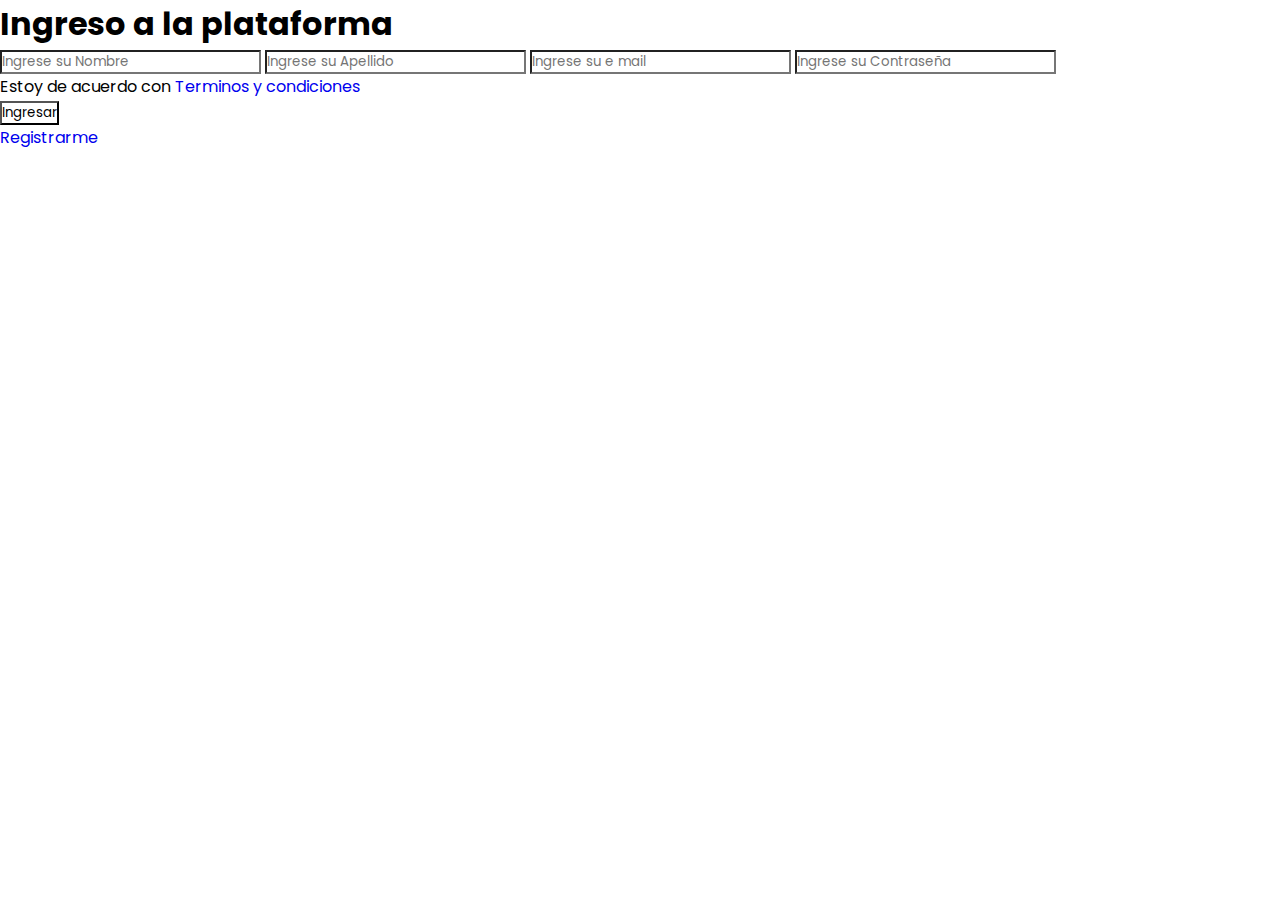
<file: index.html>
<!DOCTYPE html>
<html lang="es">
<head>
    <meta charset="UTF-8">
    <meta http-equiv="X-UA-Compatible" content="IE=edge">
    <meta name="viewport" content="width=device-width, initial-scale=1.0">
    <link rel="stylesheet" href="style.css">
    <title>Ingreso a la plataforma</title>
</head>
<body>
    <section class="form-register">
        <h1>Ingreso a la plataforma</h1>
        <input class="controls" type="text" name="nombre" id="nombres" placeholder="Ingrese su Nombre">
        <input class="controls" type="text" name="apellido" id="apellido" placeholder="Ingrese su Apellido">
        <input class="controls" type="text" name="mail" id="mail" placeholder="Ingrese su e mail">
        <input class="controls" type="text" name="contraseña" id="contraseña" placeholder="Ingrese su Contraseña">
        <p>Estoy de acuerdo con <a href="#">Terminos y condiciones</a></p>
        <input class="botons" type="submit" value="Ingresar">
        <p><a href="registrarme.html">Registrarme</a></p>

    </section>
    
</body>
</html>
</file>
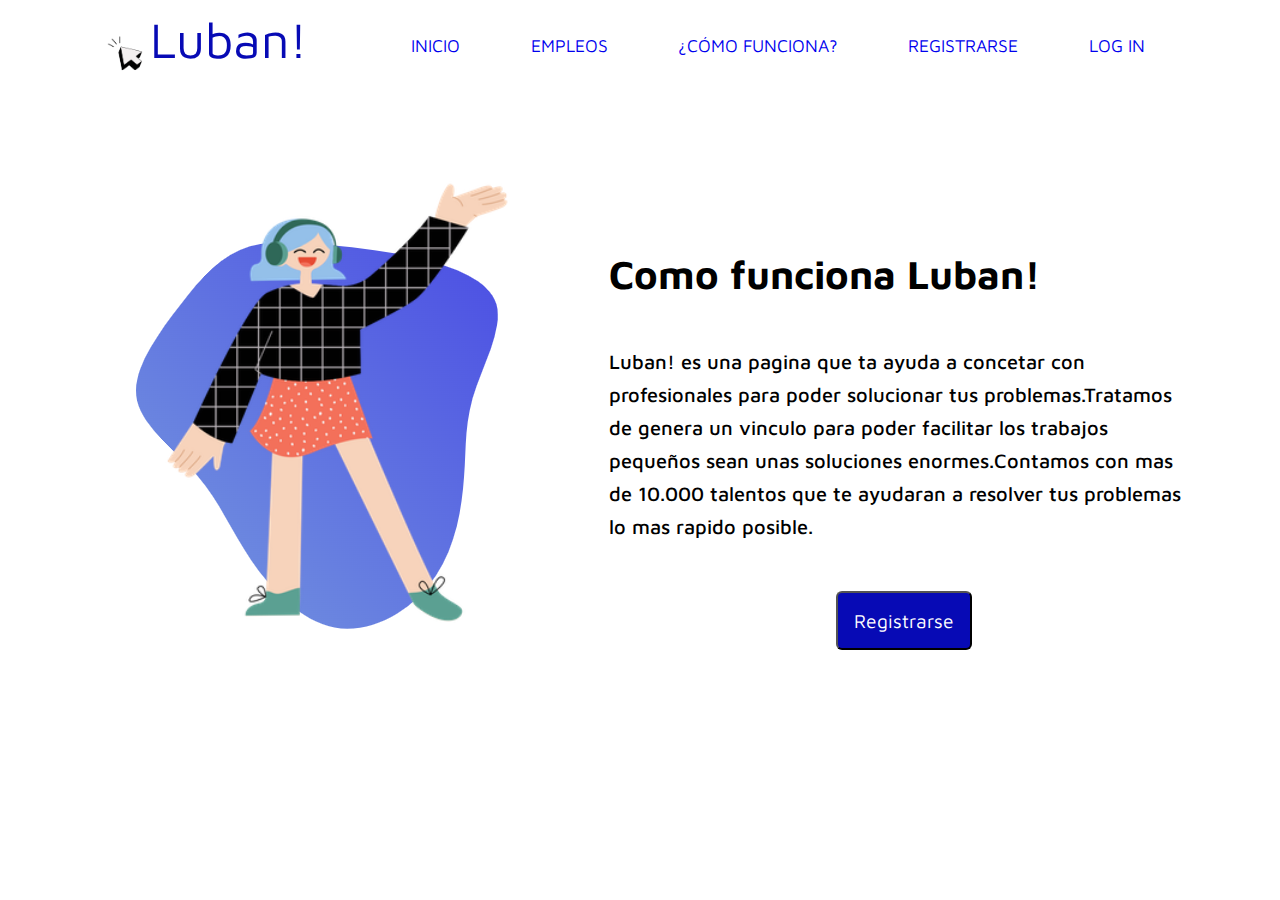
<file: info.html>
<!DOCTYPE html>
<html lang="en">
<head>
    
    <meta charset="UTF-8">
    <meta http-equiv="X-UA-Compatible" content="IE=edge">
    <meta name="viewport" content="width=device-width, initial-scale=1.0">
    <title>info</title>
    <link rel="stylesheet" href="styleFooter/info.css">
    <link rel="stylesheet" href="styleFooter/nav-bar.css">
    <link rel="stylesheet" href="styleFooter/footer.css">
</head>
<body>
    <header>
        <nav>
            <div class="logo-contenedor">
                <img src="./style-home/assets/flechamouse.png">
                <label class="logo">Luban!</label>
            </div>
            <div class="menu">
                <ul>
                    <li><a href="home.html">Inicio</a></li>
                    <li><a href="home.html">Empleos</a></li>
                    <li><a href="info.html">¿Cómo funciona?</a></li>
                    <li><a href="registrarme.html">Registrarse</a></li>
                    <li><a class="log" href="#">Log in</a></li>
                </ul>
            </div>
            
        </nav>
    </header>
    
    <!-- INFO FLEX-CONTAINER -->
    <div class="flex-container">
        <div class="flex-item pics">
            <div class="flex-info pics container">
    
                <img src="Style-profile/images/graph.png" class="blob" alt="Blob">
                <img src="Style-profile/images/Cool Kids - Standing.png" class="woman" alt="Cool kids - standing">
            </div>
            
        </div>
        <div class="flex-item purpose">
            <h2>Como funciona Luban!</h2>
            <p>Luban! es una pagina que ta ayuda a concetar con profesionales para poder solucionar tus problemas.Tratamos de genera un vinculo para poder facilitar los trabajos pequeños sean unas soluciones enormes.Contamos con mas de 10.000 talentos que te ayudaran a resolver tus problemas lo mas rapido posible.</p>
            <button class="flex-info button">Registrarse</button>
        </div>
    </div>
</body>
</html>
</file>
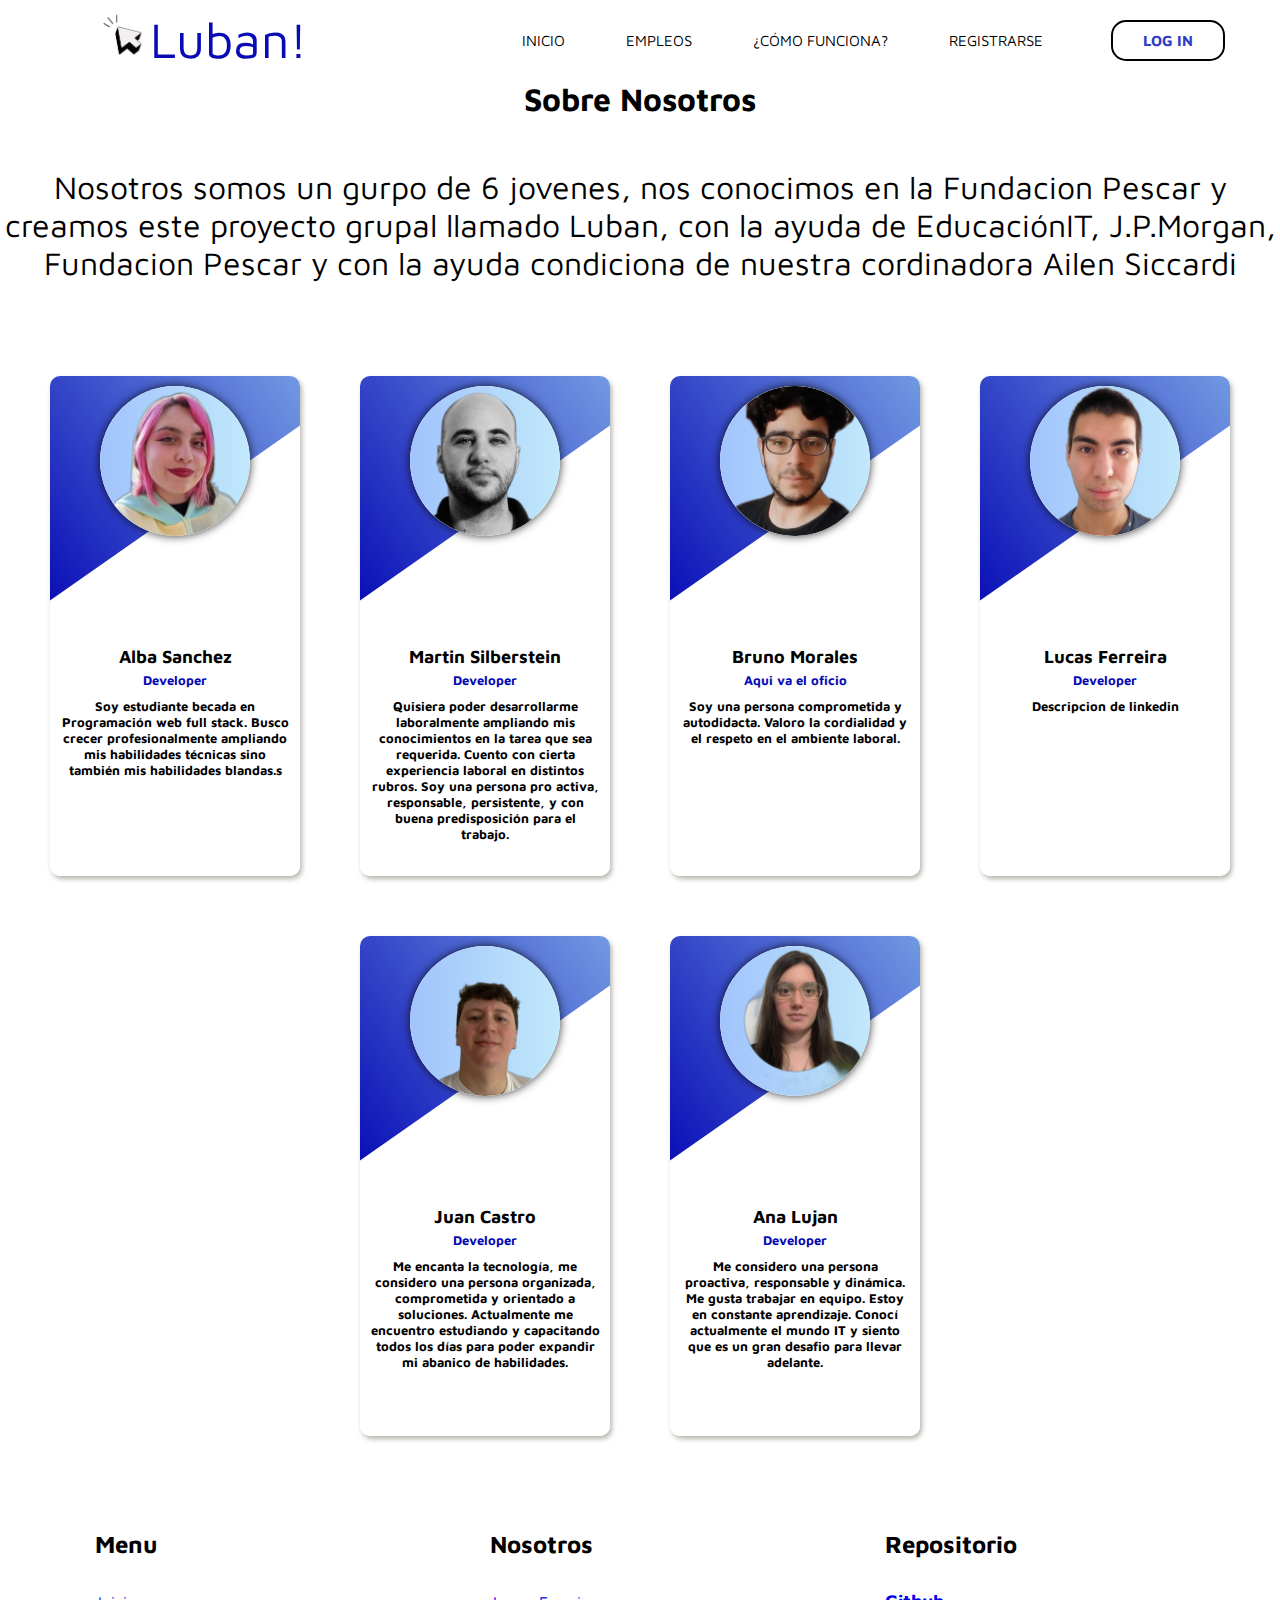
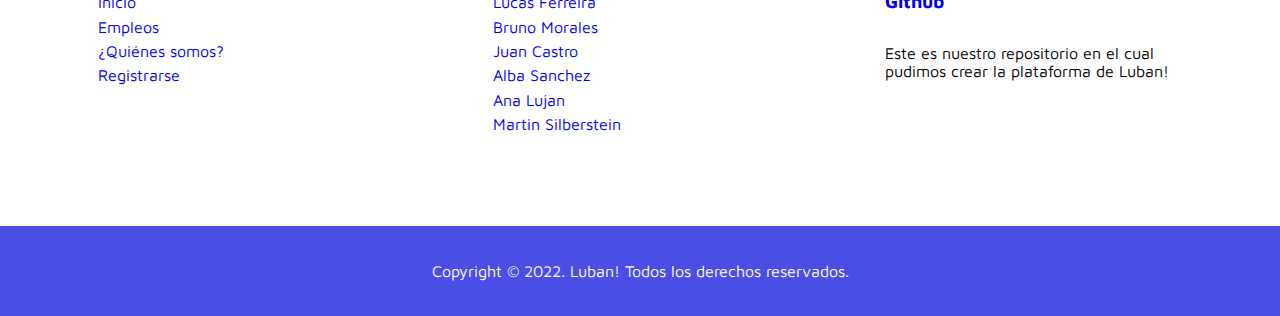
<file: perfiles.html>
<!DOCTYPE html>
<html lang="es">
<head>
    <meta charset="UTF-8">
    <meta http-equiv="X-UA-Compatible" content="IE=edge">
    <meta name="viewport" content="width=device-width, initial-scale=1.0">
    <link rel="stylesheet" href="style-formularios/perfiles.css">
    <link rel="stylesheet" href="style-home/style.css">
    <link rel="stylesheet" href="styleFooter/footer.css">
    <title>Sobre nosotros</title>
    <link rel="stylesheet" href="https://cdnjs.cloudflare.com/ajax/libs/font-awesome/6.1.2/css/all.min.css" integrity="sha512-1sCRPdkRXhBV2PBLUdRb4tMg1w2YPf37qatUFeS7zlBy7jJI8Lf4VHwWfZZfpXtYSLy85pkm9GaYVYMfw5BC1A==" crossorigin="anonymous" referrerpolicy="no-referrer" />

    <link rel="shortcut icon" type="x-icon" href="./style-home/assets/flechamouse.png">

</head>
<body>

    <nav>
        <input type="checkbox" id="check">
        <label for="check" class="checkbtn">
            <i class="fas fa-bars"></i>
        </label>
        <label class="logo"><img src="./style-home/assets/flechamouse.png">Luban!</label>
        <ul>
            <li><a href="home.html">Inicio</a></li>
            <li><a href="sugerencias.html">Empleos</a></li>
            <li><a href="info.html">¿Cómo funciona?</a></li>
            <li><a href="registrarme.html">Registrarse</a></li>
            <li><a class="log" href="log-in.html">Log in</a></li>
        </ul>
    </nav>

    <section>
        <h1 class="titulo-nosotros">Sobre Nosotros</h1>
        <p class="parrafo-nosotros">Nosotros somos un gurpo de 6 jovenes, nos conocimos en la Fundacion Pescar y creamos este proyecto grupal llamado Luban, con la ayuda de EducaciónIT, J.P.Morgan, Fundacion Pescar y con la ayuda condiciona de nuestra  cordinadora Ailen Siccardi</p>
    </section>


    <div class="container-nosotros">
        <div class="card">
            <div class="content">
                <span></span>
            <!-- Aqui se debe colocar la imagen de cada uno -->
                <div class="img">
                    <img src="style-formularios/img-nosotros/AL.png" alt="">
                </div>
                <h2>Alba Sanchez</h2>
                <h3>Developer</h3>
                <h4>Soy estudiante becada en Programación web full stack. Busco crecer profesionalmente ampliando mis habilidades técnicas sino también mis habilidades blandas.s</h4>
                <ul class="links-nosotros">
                    <li><a target="_blank"  href="https://www.linkedin.com/in/albajsanchez/"><i class="fa-brands fa-linkedin"></i></li>
                    <li><a href="#"><i class="fa-brands fa-github"></i></a></li>   
                </ul>
    
            </div>
            
            <!-- Aqui hay que colocar las redes de cada uno -->
            <!-- <div class="links">
                <a href="#"><i class="fa-brands fa-linkedin"></i></a>
                <a href="#"><i class="fa-brands fa-github"></i></a>
                <a href="#"><i class="fa-brands fa-twitter"></i></a>
                <a href="#"><i class="fa-brands fa-youtube"></i></a>
            </div> -->
        </div>
        <div class="card">
            <div class="content">
                <span></span>
            <!-- Aqui se debe colocar la imagen de cada uno -->
                <div class="img">
                    <img src="style-formularios/img-nosotros/MS.png" alt="">
                </div>
                <h2>Martin Silberstein</h2>
                <h3>Developer</h3>
                <h4>Quisiera poder desarrollarme laboralmente ampliando mis conocimientos en la tarea que sea requerida. Cuento con cierta experiencia laboral en distintos rubros. Soy una persona pro activa, responsable, persistente, y con buena predisposición para el trabajo.</h4>

                <ul class="links-nosotros">
                    <li><a target="_blank" href="https://www.linkedin.com/in/martin-silberstein/"><i class="fa-brands fa-linkedin"></i></li>
                    <li><a href="#"><i class="fa-brands fa-github"></i></a></li>   
                </ul>
    
            </div>
            <!-- Aqui hay que colocar las redes de cada uno -->
            <!-- <div class="links">
                <a href="#"><i class="fa-brands fa-linkedin"></i></a>
                <a href="#"><i class="fa-brands fa-github"></i></a>
                <a href="#"><i class="fa-brands fa-twitter"></i></a>
                <a href="#"><i class="fa-brands fa-youtube"></i></a>
            </div> -->
        </div>
        <div class="card">
            <div class="content">
                <span></span>
            <!-- Aqui se debe colocar la imagen de cada uno -->
                <div class="img">
                    <img src="style-formularios/img-nosotros/BM.png" alt="">
                </div>
                <h2>Bruno Morales</h2>
                <h3>Aqui va el oficio</h3>
                <h4>Soy una persona comprometida y autodidacta. Valoro la cordialidad y el respeto en el ambiente laboral.</h4>

                <ul class="links-nosotros">
                    <li><a target="_blank"  href="https://www.linkedin.com/in/bruno-morales-5247b1201/"><i class="fa-brands fa-linkedin"></i></li>
                    <li><a href="#"><i class="fa-brands fa-github"></i></a></li>   
                </ul>
    
            </div>
           <!-- Aqui hay que colocar las redes de cada uno -->
            <!-- <div class="links">
                <a href="#"><i class="fa-brands fa-linkedin"></i></a>
                <a href="#"><i class="fa-brands fa-github"></i></a>
                <a href="#"><i class="fa-brands fa-twitter"></i></a>
                <a href="#"><i class="fa-brands fa-youtube"></i></a>
            </div> -->
        </div>
        <div class="card">
            <div class="content">
                <span></span>
            <!-- Aqui se debe colocar la imagen de cada uno -->
                <div class="img">
                    <img src="style-formularios/img-nosotros/LF.png" alt="">
                </div>
                <h2>Lucas Ferreira</h2>
                <h3>Developer</h3>
                <h4>Descripcion de linkedin</h4>

                <ul class="links-nosotros">
                    <li><a target="_blank"  href="https://www.linkedin.com/in/lucas-ferreira-6b61b3214/"><i class="fa-brands fa-linkedin"></i></li>
                    <li><a href="#"><i class="fa-brands fa-github"></i></a></li>   
                </ul>
    
            </div>
            <!-- Aqui hay que colocar las redes de cada uno -->
            <!-- <div class="links">
                <a href="#"><i class="fa-brands fa-linkedin"></i></a>
                <a href="#"><i class="fa-brands fa-github"></i></a>
                <a href="#"><i class="fa-brands fa-twitter"></i></a>
                <a href="#"><i class="fa-brands fa-youtube"></i></a>
            </div> -->
        </div>
        <div class="card">
            <div class="content">
                <span></span>
            <!-- Aqui se debe colocar la imagen de cada uno -->
                <div class="img">
                    <img src="style-formularios/img-nosotros/JC.png" alt="">
                </div>
                <h2>Juan Castro</h2>
                <h3>Developer</h3>
                <h4>Me encanta la tecnología, me considero una persona organizada, comprometida y orientado a soluciones. Actualmente me encuentro estudiando y capacitando todos los días para poder expandir mi abanico de habilidades.</h4>

                <ul class="links-nosotros">
                    <li><a target="_blank"  href="https://www.linkedin.com/in/juan-ignaciocastro/"><i class="fa-brands fa-linkedin"></i></li>
                    <li><a href="#"><i class="fa-brands fa-github"></i></a></li>   
                </ul>
    
            </div>
            <!-- Aqui hay que colocar las redes de cada uno -->
            <!-- <div class="links">
                <a href="#"><i class="fa-brands fa-linkedin"></i></a>
                <a href="#"><i class="fa-brands fa-github"></i></a>
                <a href="#"><i class="fa-brands fa-twitter"></i></a>
                <a href="#"><i class="fa-brands fa-youtube"></i></a>
            </div> -->
        </div>
        <div class="card">
            <div class="content">
                <span></span>
            <!-- Aqui se debe colocar la imagen de cada uno -->
                <div class="img">
                    <img src="style-formularios/img-nosotros/AN.png" alt="">
                </div>
                <h2>Ana Lujan</h2>
                <h3>Developer</h3>
                <h4>Me considero una persona proactiva, responsable y dinámica. 
                    Me gusta trabajar en equipo. Estoy en constante aprendizaje.
                    Conocí actualmente el mundo IT y siento que es un gran desafio para llevar adelante.</h4>

                    <ul class="links-nosotros">
                        <li><a target="_blank"  href="https://www.linkedin.com/in/anacarolinalujan/"><i class="fa-brands fa-linkedin"></i></li>
                        <li><a href="#"><i class="fa-brands fa-github"></i></a></li>   
                    </ul>
    
            </div>
            <!-- Aqui hay que colocar las redes de cada uno -->
            <!-- <div class="links">
                <a href="#"><i class="fa-brands fa-linkedin"></i></a>
                <a href="#"><i class="fa-brands fa-github"></i></a>
                <a href="#"><i class="fa-brands fa-twitter"></i></a>
                <a href="#"><i class="fa-brands fa-youtube"></i></a>
            </div> -->
        </div>
    </div>
    

    <footer id="footer">
        <div class="footer-information">
            <div class="footer-information-menu">
                <h2>Menu</h2>
                <ul>
                    <a href="home.html"><li>Inicio</li></a>
                    <a href="home.html"><li>Empleos</li></a>
                    <a href="#"><li>¿Quiénes somos?</li></a>
                    <a href="registrarme.html"><li>Registrarse</li></a>
                </ul>
            </div>
            <div class="footer-information-us">
                <h2>Nosotros</h2>
                <ul>
                    <a target="_blank"  href="https://www.linkedin.com/in/lucas-ferreira-6b61b3214/"><li>Lucas Ferreira</li></a>
                    <a target="_blank"  href="https://www.linkedin.com/in/bruno-morales-5247b1201/"><li>Bruno Morales</li></a>
                    <a target="_blank"  href="https://www.linkedin.com/in/juan-ignaciocastro/"><li>Juan Castro</li></a>
                    <a target="_blank"  href="https://www.linkedin.com/in/albajsanchez/"><li>Alba Sanchez</li></a>
                    <a target="_blank"  href="https://www.linkedin.com/in/anacarolinalujan/"><li>Ana Lujan</li></a>
                    <a target="_blank" href="https://www.linkedin.com/in/martin-silberstein/"><li>Martin Silberstein</li></a>


                </ul>
            </div>
            <div class="footer-information-repo">
                <h2>Repositorio</h2>
                <h3><a href="https://github.com/Leonelasanchez/Luban- " target=_blank>Github</a></h3>
                <p>Este es nuestro repositorio en el cual pudimos crear la plataforma de Luban!</p>
            </div>
        </div>
        <div class="footer-copy">Copyright © 2022. Luban! Todos los derechos reservados.</div>
    </footer>

</body>

<!-- -->



<!--
<body>
    <main class="card">
        <header>
            <img src="imagenes/logofundacionpescar.jpg" alt="">

        </header>
        <section class="card">
            <h2>Leonela Sanchez</h2>
            <h3>Programacion Web Full Stack</h3>
            <p>Programa donde nos preparan con habilidades blandas y tecnicas (aqui va informacion sobre nosotros)</p>
            <ul>
                <li><a href="https://www.linkedin.com/?trk=msn-top-ar" class=""><img src="imagenes/linkedinlogo.png" alt=""></a></li>
                <li><a href="https://github.com/" class=""><img src="imagenes/githubsocial.png" alt=""></a></li>
            </ul>
        </section>

        <footer>
            <p>Aqui va el mismo footer que en las otras paginas
            </p>
        </footer>
    </main>
    
</body>-->
</html>
</file>
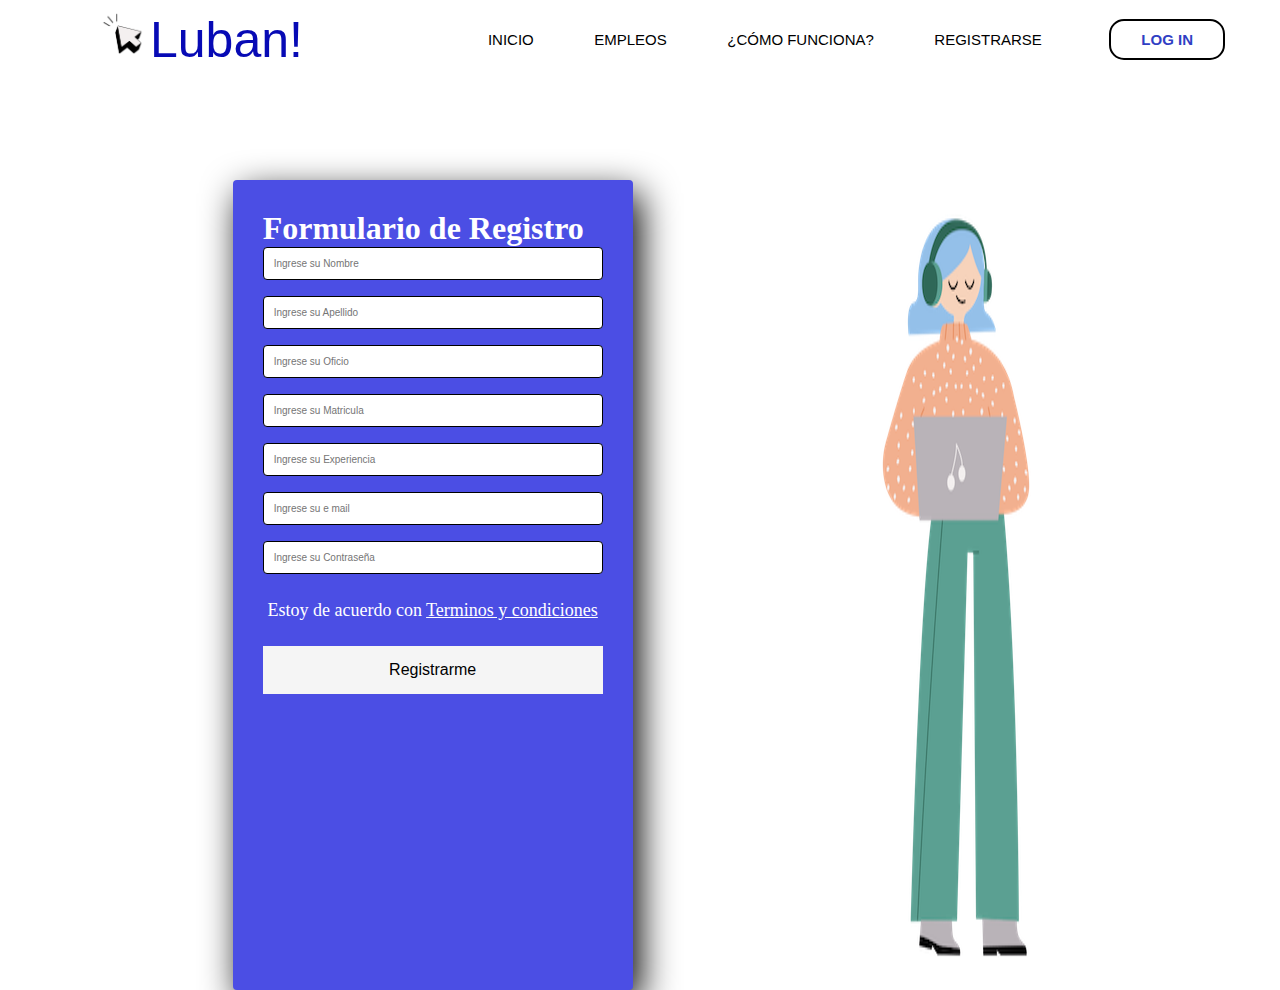
<file: registrarme.html>
<!DOCTYPE html>
<html lang="es">

<head>
    <meta charset="UTF-8">
    <meta http-equiv="X-UA-Compatible" content="IE=edge">
    <meta name="viewport" content="width=device-width, initial-scale=1.0">
    <link rel="stylesheet" href="style-formularios/style.css">
    <title>Registrarme</title>
</head>

<body>
    <!-- Navbar -->
    <nav>
        <input type="checkbox" id="check">
        <label for="check" class="checkbtn">
            <i class="fas fa-bars"></i>
        </label>
        <label class="logo"><img src="./style-home/assets/flechamouse.png">Luban!</label>
        <ul>
            <li><a href="home.html">Inicio</a></li>
            <li><a href="#sugerencias">Empleos</a></li>
            <li><a href="info.html">¿Cómo funciona?</a></li>
            <li><a href="registrarme.html">Registrarse</a></li>
            <li><a class="log" href="#">Log in</a></li>
        </ul>
    </nav>

    <div class="register-component">

        <section class="form-register">
            <h1>Formulario de Registro</h1>
            <input class="controls" type="text" name="nombre" id="nombres" placeholder="Ingrese su Nombre">
            <input class="controls" type="text" name="apellido" id="apellido" placeholder="Ingrese su Apellido">
            <input class="controls" type="text" name="oficio" id="oficio" placeholder="Ingrese su Oficio">
            <input class="controls" type="text" name="matricula" id="matricula" placeholder="Ingrese su Matricula">
            <input class="controls" type="text" name="experiencia" id="experiencia"
                placeholder="Ingrese su Experiencia">
            <input class="controls" type="email" name="mail" id="mail" placeholder="Ingrese su e mail">
            <input class="controls" type="password" name="contraseña" id="contraseña"
                placeholder="Ingrese su Contraseña">
            <p>Estoy de acuerdo con <a href="#">Terminos y condiciones</a></p>

            <input class="botons" type="submit" value="Registrarme">
            <!-- <p><a href="home.html">Buscar empleos</a></p> -->

        </section>
        <img src="Imagenes/login-img.png" alt="">
    </div>

</body>

</html>
</file>
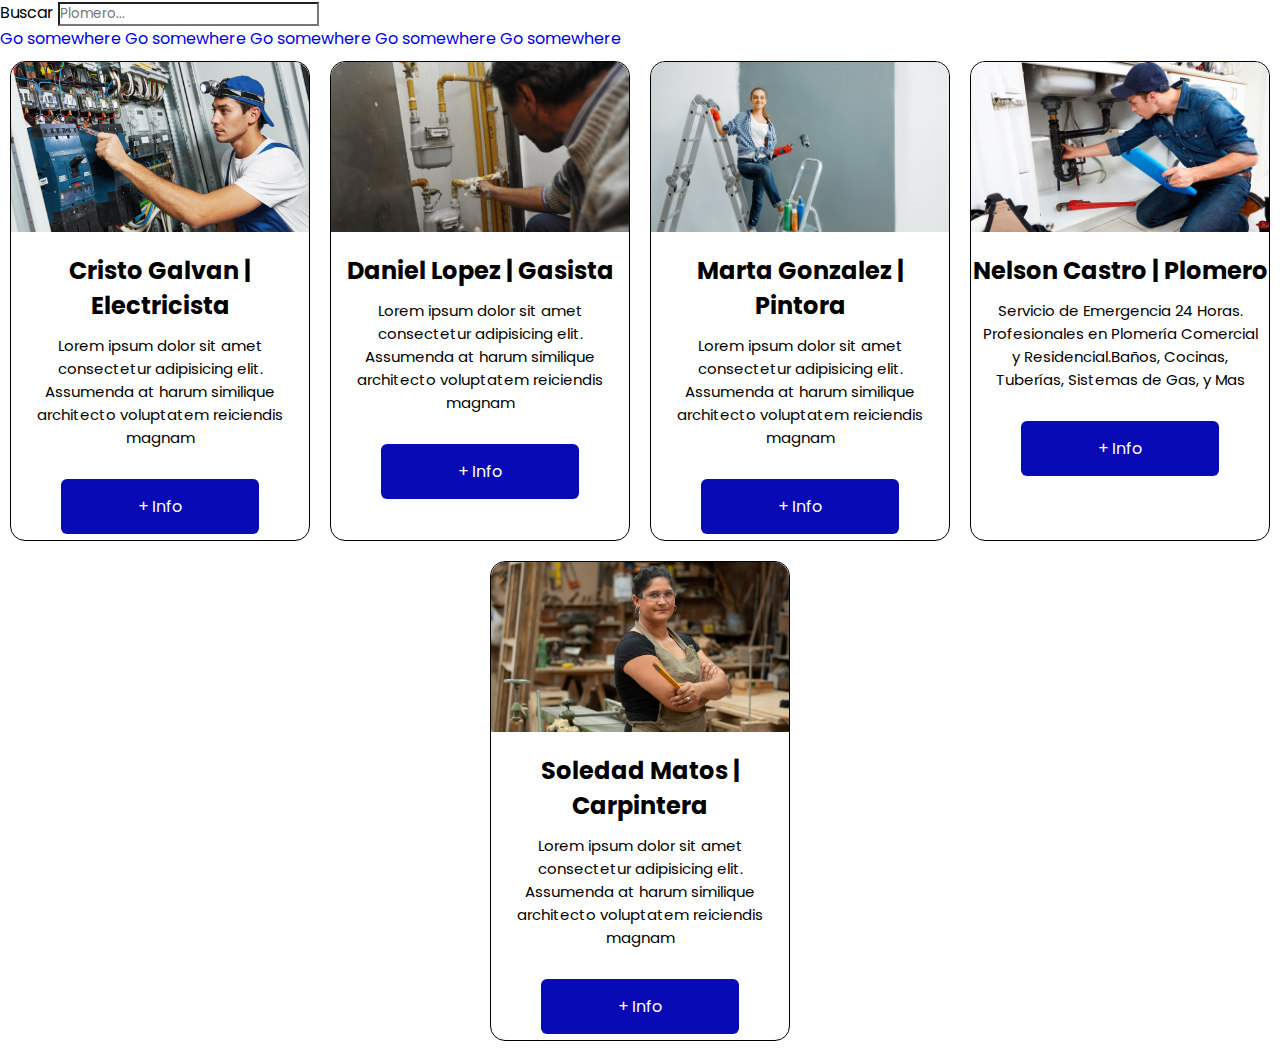
<file: sugerencias.html>
<!DOCTYPE html>
<html lang="en">

<head>

    <meta charset="UTF-8">
    <meta http-equiv="X-UA-Compatible" content="IE=edge">
    <meta name="viewport" content="width=device-width, initial-scale=1.0">
    <title>Sugerencias</title>
    <link rel="stylesheet" href="./style-home/style.css">
    <link href="https://cdn.jsdelivr.net/npm/bootstrap@5.2.0/dist/css/bootstrap.min.css" rel="stylesheet"
        integrity="sha384-gH2yIJqKdNHPEq0n4Mqa/HGKIhSkIHeL5AyhkYV8i59U5AR6csBvApHHNl/vI1Bx" crossorigin="anonymous">

</head>

<body>
    
        <div class="buscador">
            <label>Buscar</label>
            <input type="text" placeholder="Plomero...">
        </div>
        <div class="filtros">
            <a href="#" class="btn ">Go somewhere</a>
            <a href="#" class="btn ">Go somewhere</a>
            <a href="#" class="btn ">Go somewhere</a>
            <a href="#" class="btn ">Go somewhere</a>
            <a href="#" class="btn ">Go somewhere</a>

        </div>
        <!-- 
        <div class="dropdown">
            <button class="btn btn-secondary dropdown-toggle" type="button" data-bs-toggle="dropdown"
                aria-expanded="false">
                Dropdown button
            </button>
            <ul class="dropdown-menu">
                <li><a href="#" class="btn ">Go somewhere</a></li>
                <li><a href="#" class="btn ">Go somewhere</a></li>
                <li><a href="#" class="btn ">Go somewhere</a></li>
                <li><a href="#" class="btn ">Go somewhere</a></li>
                <li><a href="#" class="btn ">Go somewhere</a></li>
            </ul>
        </div> -->

        <p></p>

        <div class="container-sugerencias">


            <div class="card-personas">
                <div class="card-image car-1"></div>
                <h2>Cristo Galvan | Electricista</h2>
                <p>Lorem ipsum dolor sit amet consectetur adipisicing elit. Assumenda at harum similique architecto
                    voluptatem reiciendis magnam</p>
                <a href="electri.html"> + Info</a>
            </div>

            <div class="card-personas">
                <div class="card-image car-2"></div>
                <h2>Daniel Lopez | Gasista</h2>
                <p>Lorem ipsum dolor sit amet consectetur adipisicing elit. Assumenda at harum similique architecto
                    voluptatem reiciendis magnam</p>
                <a href=""> + Info</a>
            </div>

            <div class="card-personas">
                <div class="card-image car-3"></div>
                <h2>Marta Gonzalez | Pintora</h2>
                <p>Lorem ipsum dolor sit amet consectetur adipisicing elit. Assumenda at harum similique architecto
                    voluptatem reiciendis magnam</p>
                <a href=""> + Info</a>
            </div>

            <div class="card-personas">
                <div class="card-image car-4"></div>
                <h2>Nelson Castro | Plomero</h2>
                <p>Servicio de Emergencia 24 Horas. Profesionales en Plomería Comercial y Residencial.Baños, Cocinas,
                    Tuberías, Sistemas de Gas, y Mas</p>
                <a href="plomero.html"> + Info</a>
            </div>

            <div class="card-personas">
                <div class="card-image car-5"></div>
                <h2>Soledad Matos | Carpintera</h2>
                <p>Lorem ipsum dolor sit amet consectetur adipisicing elit. Assumenda at harum similique architecto
                    voluptatem reiciendis magnam</p>
                <a href=""> + Info</a>
            </div>


        </div>


</body>

</html>
</file>
<file: style.css>
@import url('https://fonts.googleapis.com/css2?family=Poppins:wght@300;700&display=swap');

*{
    font-family: 'Poppins', sans-serif;
    margin: 0;
    padding: 0;
    box-sizing: border-box;
    text-decoration: none;
    scroll-behavior: smooth;
    background: rgb(255, 255, 255);
}

/*----Navbar----*/

nav{
    background: rgb(255, 255, 255);
    font-family: 'Ubuntu',sans-serif;
    height: 80px;
    width: 100%;
    top: 0;
    z-index: 999999;
    position: fixed;
}

label.logo{
    color: #070AB5;
    font-size: 50px;
    line-height: 80px;
    padding: 0 100px;
    cursor: pointer;
}

label.logo img{
    padding-right: 5px;
    width: 50px;
}

nav ul{
    float: right;
    margin-right: 20px;
}

nav ul li{
    display: inline-block;
    line-height: 80px;
    margin: 0 15px;
}

nav ul li a{
    color: rgb(0, 0, 0);
    font-size: 15px;
    text-transform: uppercase;
    padding: 7px 13px;
    border-radius: 5px;
    transition: 0.5s;
}

a.active,a:hover{
    box-shadow: 7px 8px 8px 1px rgba(0,0,0,0.58);
    transition: 0.5s;
    letter-spacing: 1px;
}

.log{
    color: #303FC4;
    font-weight: bold;
    padding: 10px 30px 10px 30px;
    margin: 20px;
    border: 2px solid #000000;
    border-radius: 15px;
}
</file>
<file: styleFooter/info.css>
*{
    margin: 0;
    font-family: 'Maven Pro', sans-serif;
    text-decoration: none;
}
body{
    margin: 0px;
}

header{
    height: 10vh;
}

.flex-container{
    display: flex;
    justify-content: center;
    align-items: center;
    height: 80vh;
    flex-wrap: wrap;
    gap: 8em;


}

.flex-item{
    min-width: 400px;
    max-width: 500px;
}
.flex-item.pics {
display: flex;
flex-direction: column;
position: relative;
height: 100%;

}

.flex-info.pics.container{
    position: relative;
    height: 100%;
    margin-top: 4rem;
}
.flex-item.pics img {
    position: absolute;
    top: 0;
    bottom: 0;

}
.flex-info.pics.container > .woman{
    transform: scale(1.2) translate(25%,10%);
}

.flex-item.purpose{
    min-width: 590px;
    display: flex;
    flex-direction: column;
    gap: 3rem;
    height: 400px;
}

.flex-item.purpose h2{
    font-size: 2.5rem;
}

.flex-item.purpose p{
    font-size: 1.25rem;
    font-weight: 500;
    line-height: 165%;
}

.flex-item.purpose button{
    padding: 1rem;
    background: #070AB5;
    border-radius: 6px;
    color:#fff;
    align-self: center;
    font-size: 1.2rem;
    cursor: pointer;
}

.flex-item.purpose button:hover{
    background-color: #3033e4;
    text-shadow: 0px 0px #fff;
}
</file>
<file: styleFooter/nav-bar.css>
@import url('https://fonts.googleapis.com/css2?family=Maven+Pro:wght@400;600&display=swap');
nav{
    display: flex;
    height: 100%;
    justify-content: space-between;
    padding: 0 100px;
    font-family: 'Maven Pro', sans-serif;
    position: sticky;
    flex-wrap: wrap;
    
}

.logo-contenedor{
    display: flex;
    width: 20%;
}

.logo-contenedor label{
    color: #070AB5;
    font-size: 50px;
    line-height: 80px;
    cursor: pointer;
}

.logo-contenedor img {
    transform: scale(0.8);
    width: 50px;
    height: 50px;
    align-self: flex-end;
    padding-bottom: 0.8rem;
}

.menu{
    display: flex;
    align-items: center;
}
.menu ul{
    padding: 0;
    list-style: none;
    display: flex;
    gap: 4em;
    padding: 0 2em;
    font-size: 1.1rem;
    height: 100%;
    flex-wrap: wrap;
    
}

.menu ul li {
    display: flex;
    align-items: center;
    text-transform: uppercase;
}
</file>
<file: styleFooter/footer.css>
*{
    margin:0;
    font-family: 'Maven Pro', sans-serif;
}
/* FOOTER */
footer{
    height: 450px;
    box-sizing: border-box;
    display: flex;
    flex-direction: column;
}
.footer-information{
    flex-wrap: wrap;
    display: flex;
    justify-content: space-evenly;
    height: 80%;
    padding: 4rem 0;
}
.footer-information div{
    width: 300px;
    display: flex;
    flex-direction: column;
    align-items: flex-start;
}
.footer-information ul{
    list-style-type: none;
    padding: 0;
    margin-top: 2rem;
}
.footer-information li {
    text-decoration: none;
    padding: .2rem;
}
.footer-information a{
    text-decoration: none;
}
.footer-information-repo >*{
    padding-bottom: 2rem;
}
.footer-copy{
    display: flex;
    height: 20%;
    text-align: center;
    justify-content: center;
    background:#4B4EE4;
    align-items: center;
    color: #fff;
}
</file>
<file: style-formularios/perfiles.css>
@import url('https://fonts.googleapis.com/css2?family=Maven+Pro:wght@400;600&display=swap');


* {
    margin: auto;
    padding: 0;
    box-sizing: border-box;
    font-family: 'Maven Pro', sans-serif;
    
}

.titulo-nosotros{
    color: black;
    text-align: center;
    display: flex;
    justify-content: center;
    align-items: center;
    margin-top: 80px;
    font-size: 2rem;
    font-weight: bold;
}

.parrafo-nosotros{
    color: black;
    text-align: center;
    display: flex; 
    justify-content: center;
    align-items: center;
    margin-top: 50px;
    font-size: 2rem;
}

.container-nosotros{
    padding-top:4rem ;
    display: flex;
    align-items: center;
    justify-content: center;
    min-height: 90vh;
    background: white;
    align-items: center;
    flex-wrap: wrap;
}

.card {
    width: 250px;
    height: 500px;
    border-radius: 10px;
    box-shadow: 2px 3px 5px rgba(73, 69, 52, 0.4);
    margin: 30px;
    box-sizing: border-box; 

}

.card .content {
    position: relative;
    z-index: 100;
    width: 100%;
    height: 100%;
    border-radius: 10px;
    flex-direction: column;
    overflow: hidden;
    text-align: center;
    padding: 10px;
    background: white;
}

.card .content .img {
    height: 50%;
    margin-bottom: 20px;

}

.card .content .img img{
    position: relative;
    width: 150px;
    height: 150px;
    border-radius: 50%;
    object-fit: cover;
    box-shadow: 0 0 10px rgba(0, 0, 0, 0.8);

}

.card .content span {
    position: absolute;
    width: 350px;
    height: 200px;
    background: linear-gradient(to right, #070AB5, #739ae2);
    transform: rotate(-35deg);
    top: -50px;
    left: -100px;
}

.card .content h2 {
    font-size: 18px;
    color: black;
    margin-bottom: 5px;
}

.card .content h3 {
    font-size: 13px;
    color: #070AB5;
}

.card .content h4 {
    font-size: 13px;
    color: black;
    margin-top: 10px;
}

.card .links {
    position: absolute;
    z-index: 90;
    width: 50px;
    flex-direction: column;
    gap: 20px;
    background: rgba(255, 255, 255, 0.5);
    box-shadow: 2px 3px 5px rgba(73, 69, 52, 0.4);
    padding: 20px;
    align-items: center;
    right: 10px;
    top: 15px;
    transition: .5s;
}


.links-nosotros{
    align-items: center;
    justify-content: center;
    list-style: none;
    gap: 20px;
    padding: 20px;
    bottom: 15px;
}

.card:hover .links {
    right: -50px;
    border-radius: 0 10px 10px 0;
}

.card .links a{
    font-size: 20px;
    color: #070AB5;
}

.card .links a:nth-child(1):hover {
    color: #0158ca
}
.card .links a:nth-child(2):hover {
    color: black
}
.card .links a:nth-child(3):hover {
    color: #1c93e4
}
.card .links a:nth-child(4):hover {
    color: red
}
</file>
<file: style-home/style.css>
@import url('https://fonts.googleapis.com/css2?family=Poppins:wght@300;700&display=swap');

*{
    font-family: 'Poppins', sans-serif;
    margin: 0;
    padding: 0;
    box-sizing: border-box;
    text-decoration: none;
    scroll-behavior: smooth;
    background: rgb(255, 255, 255);
}

/*----Navbar----*/

nav{
    background: rgb(255, 255, 255);
    font-family: 'Ubuntu',sans-serif;
    height: 80px;
    width: 100%;
    top: 0;
    z-index: 999999;
    position: fixed;
}

label.logo{
    color: #070AB5;
    font-size: 50px;
    line-height: 80px;
    padding: 0 100px;
    cursor: pointer;
}

label.logo img{
    padding-right: 5px;
    width: 50px;
}

nav ul{
    float: right;
    margin-right: 20px;
}

nav ul li{
    display: inline-block;
    line-height: 80px;
    margin: 0 15px;
}

nav ul li a{
    color: rgb(0, 0, 0);
    font-size: 15px;
    text-transform: uppercase;
    padding: 7px 13px;
    border-radius: 5px;
    transition: 0.5s;
    text-decoration: none   ;
}

a.active,a:hover{
    box-shadow: 7px 8px 8px 1px rgba(0,0,0,0.58);
    transition: 0.5s;
    letter-spacing: 1px;
}

.log{
    color: #303FC4;
    font-weight: bold;
    padding: 10px 30px 10px 30px;
    margin: 20px;
    border: 2px solid #000000;
    border-radius: 15px;
}

.checkbtn{
    font-size: 30px;
    color: blanchedalmond;
    float: right;
    line-height: 80px;
    margin-right: 40px;
    cursor: pointer;
    display: none;
}

#check{
    display: none;
}

/*----Home----*/

.home{
    display: flex;
    height: 600px;
    align-items: center;
    flex-wrap: wrap;
}


.text-container{
    display: flex;
    flex-direction: column;
    width: 60%;
}

.text1{
    font-size: 40px;
    font-weight: 600;
    color: #0c0404f1;
    padding-left: 100px;
    padding-top: 125px;
}

.text2{
    color: #0c040496;
    padding-left: 100px;
    font-size: 15px;
}

.img-container{
    position: relative;
    width: 40%;
    height: 100%;
}

.img1{
    transform:translate(45%,40%);
    position: absolute;
    background: transparent;
    z-index: 100;
}

.img2{
    position: absolute;
    top:0;
    z-index: 10;
    transform: translate(20%,30%) scale(1.2);
    background: transparent;
}

.button-container{
    padding-left: 100px;
    padding-top: 40px;
    display: flex;
}

.button-main{
	box-shadow: 0px 0px 0px 2px #9fb4f2;
	background-color:#303ec4;
	border-radius:9px;
	border:1px solid #4e6096;
	display:inline-block;
	cursor:pointer;
	color:#ffffff;
	font-size:16px;
	font-weight:bold;
	padding:20px 65px;
	text-decoration:none;
	text-shadow:0px 1px 0px #283966;
    transition: 0.4s;
}

.button-main:hover {
	background-color:#769bde;
    transition: 0.4s;
}

.button-main:active {
	position:relative;
	top:1px;
    transition: 0.4s;
}

.waves-container{
    width: 100px;
    height: 100px;
    position: fixed;
}    

.icons{
    width: 70px;
    /* background-image: './assets/avatar1.png'; */
}

.icon-text{
    padding-left: 15px;
    font-size: 15px;
    color: #0c0404f1;
}


/* body {
    font-family: 'Poppins', sans-serif;
	font-style: normal;
	font-size: 15px;
	line-height: 100%;
    
	margin: 0%;
} */


.oportunidades{
    width: 100%;
    height:300px;
    background-color: #4B4EE4;
    padding: 40px;
    display:flex;
    flex-direction: column;
    align-items: center;
} 

.titulos{
    background-color:transparent;
    padding: 40px;
    width: 30%;
    text-align: center;
    font-size: 24px;
    color: white;
}


/* .opurtunidades {
    
    background-color: #4B4EE4;
	padding: 40px;
	font-size: 30px; 
	color: white; 
    line-height: 20px; 
	/position: relative;
} */


.button-oportunidades{
    background:linear-gradient(to bottom, #ffffff 5%, #ffffff 100%);
    color:#070ab5;
	font-family:Verdana;
	font-size: 15px;
	font-weight: bold;
    width:24rem;
    height: 4rem;
    text-align: center;
}

/* .boton-oportunidadess {
	box-shadow:inset 0px -3px 33px 0px #ffffff;
	background:linear-gradient(to bottom, #ffffff 5%, #ffffff 100%);
	background-color:#ffffff;
	border-radius:8px;
	border:1px solid #ffffff;
    width:20rem;
    height: 4rem;
    text-align: center;
	cursor:pointer;
	color:#070ab5;
	font-family:Verdana;
	font-size: 15px;
	font-weight: bold;
	display:block; 
	padding:16px 18px;
	text-decoration:none;
	text-shadow:0px 1px 0px #ffffff;
	position: absolute;
	left: 160px;
	top: 159px;
	gap: 100px; 
} */

.boton-oportunidades:hover {
	background:linear-gradient(to bottom, #ffffff 5%, #ffffff 100%);
	background-color:#ffffff;
}

.coolgirl { 
	/* position: absolute; */
	/* margin: 0px auto;*/
    /* left: 700px; 
	top: 70px;  */
    
    width: auto;
    height: 110px;
    position: relative;
    left: 100%;
}

.aboutus {
	text-align: center;
	font-style: normal;
	font-weight: 200;
	font-size: 28px;
	line-height: 150%;
	/* 42px */
	padding: 35px;
	letter-spacing: 0.6px;
    /* display: flex;
    flex-direction: column; */
}

.aboutus img {
    flex-direction: row; 
	max-width: 15rem;
    margin: 10px;
}


.container-oportunidades{
    height:90vh;
    width: 100%;
}

.title-sugerencias{
    text-align: center;
    font-size:40px;
}

.sugerencias-personas{
    display: flex;
    flex-direction: row;
    flex-wrap: wrap;
    justify-content:space-evenly;
}

.container-sugerencias{
    display: flex;
    justify-content:center;
    flex-wrap: wrap;
}

.card-personas{
    background: white;
    width: 300px;
    height:480px;
    margin: 10px;
    border: 1px solid black;
    border-radius: 15px;
}

.card-image{
    height: 170px;
    
    margin-bottom: 20px;
    background-size: cover;
    border-radius: 15px 15px 0 0;
}

.car-1{
    background-image: url('../imagenes-personas/electricista_1.jpg');
}

.car-2{
    background-image: url('../imagenes-personas/gasista_1.jpg');
}

.car-3{
    background-image: url('../imagenes-personas/pintora_1.jpg');
}

.car-4{
    background-image: url('../imagenes-personas/plomero_1.jpg');
}

.car-5{
    background-image: url('../imagenes-personas/carpintera_1.jpg');
}

.card-personas h2{
    padding: 1px;
    text-align: center;
    font-size: 24px;
}

.card-personas p{
    padding: 10px;
    text-align: center;
    font-size:15px;
}

.card-personas a{
    background-color: #070ab5;
    color:white;
    padding: 15px  20px;
    display: block;
    text-align: center;
    margin: 20px 50px;
    text-decoration: none;
    border-radius: 6px;
}

.card-personas:hover{
    transform: scale(1.03);
    transition: all 1s ease;
}
</file>
<file: style-formularios/style.css>
@import url('https://fonts.googleapis.com/css2?family=Maven+Pro:wght@400;600&display=swap');
* {
    margin: 0;
    padding: 0;
    box-sizing: border-box;
    color: #fff;
}

.register-component{
    margin-top: 20vh ;
    display: flex;
    justify-content: space-evenly;

}

.form-register {
    width: 400px;
    height: 90vh;
    background: #4b4ee4;
    padding: 30px;
 
    border-radius: 4px;
    color: black;
    box-shadow: 7px 13px 37px #000;
}
.form-register h4{
    font-size: 22px;
    margin-bottom: 20px;
}

.controls {
    width: 100%;
    color: black;
    background: white;
    padding: 10px;
    border-radius: 4px;
    margin-bottom: 16px;
    border: 1px solid black;
    font-size: 10px;
}

.form-register p{
    height: 40px;
    text-align: center;
    font-size: 18px;
    line-height: 40px;

}

/* .form-register a:hover{
    color: red;
    text-decoration: underline;
} */

.form-register .botons{
    width: 100%;
    background: whitesmoke;
    border: none;
    padding: 15px;
    color: black;
    margin: 16px 0;
    font-size: 16px;

}  

/*----Navbar----*/

nav{
    background: rgb(255, 255, 255);
    font-family: 'Ubuntu',sans-serif;
    height: 80px;
    width: 100%;
    top: 0;
    z-index: 999999;
    position: fixed;
}

label.logo{
    color: #070AB5;
    font-size: 50px;
    line-height: 80px;
    padding: 0 100px;
    cursor: pointer;
}

label.logo img{
    padding-right: 5px;
    width: 50px;
}

nav ul{
    float: right;
    margin-right: 20px;
}

nav ul li{
    display: inline-block;
    line-height: 80px;
    margin: 0 15px;
}

nav ul li a{
    color: rgb(0, 0, 0);
    font-size: 15px;
    text-transform: uppercase;
    padding: 7px 13px;
    border-radius: 5px;
    transition: 0.5s;
    text-decoration: none   ;
}

nav a:hover{
    box-shadow: 7px 8px 8px 1px rgba(0,0,0,0.58);
    transition: 0.5s;
    letter-spacing: 1px;
}

.log{
    color: #303FC4;
    font-weight: bold;
    padding: 10px 30px 10px 30px;
    margin: 20px;
    border: 2px solid #000000;
    border-radius: 15px;
}

.checkbtn{
    font-size: 30px;
    color: blanchedalmond;
    float: right;
    line-height: 80px;
    margin-right: 40px;
    cursor: pointer;
    display: none;
}

#check{
    display: none;
}
</file>
